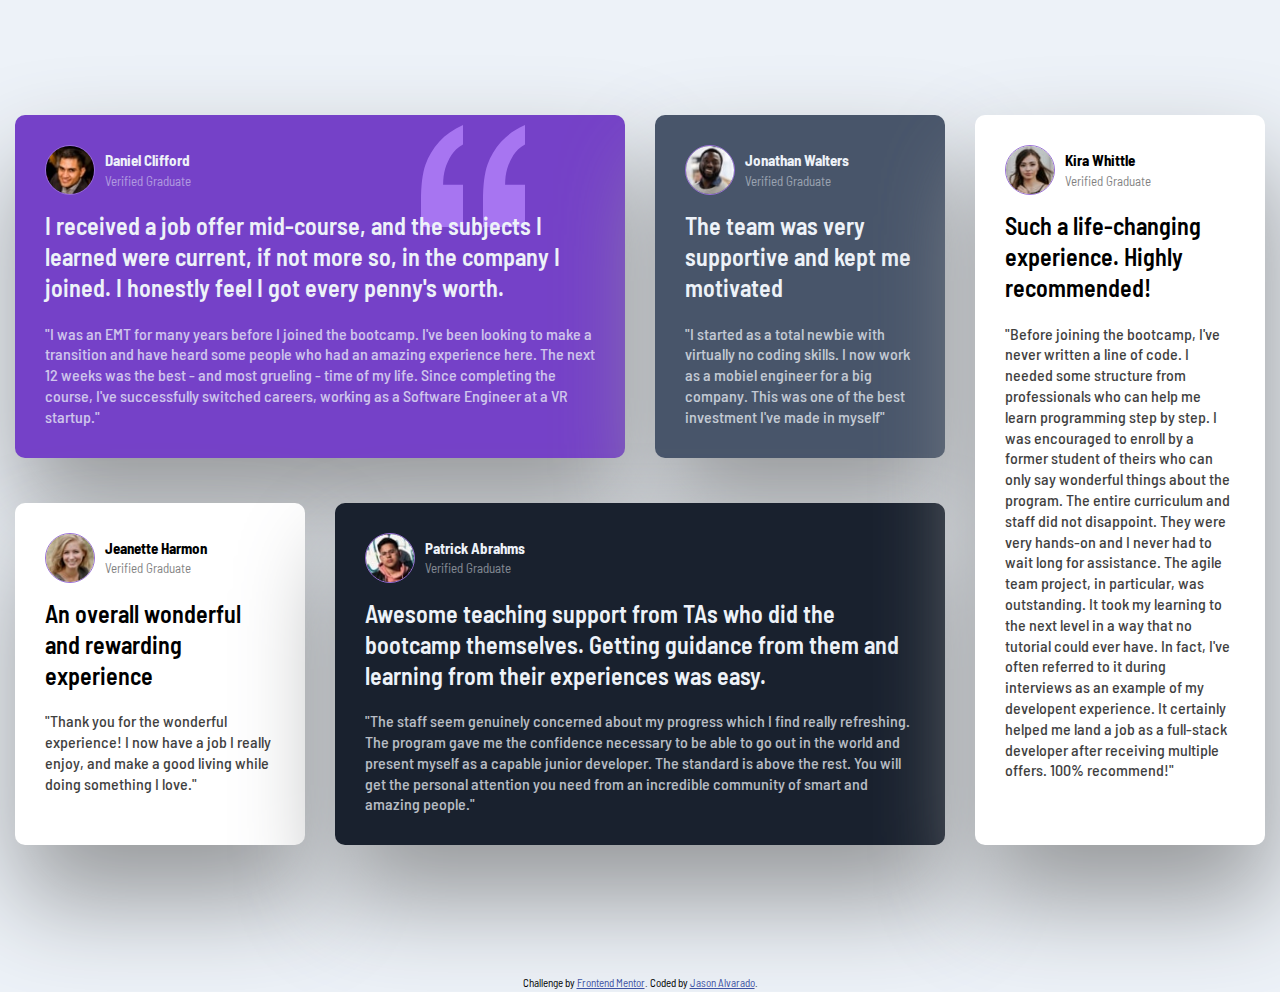
<file: index.html>
<!DOCTYPE html>
<html lang="en">
  <head>
    <meta charset="UTF-8" />
    <meta name="viewport" content="width=device-width, initial-scale=1.0" />
    <!-- displays site properly based on user's device -->

    <link
      rel="icon"
      type="image/png"
      sizes="32x32"
      href="./images/favicon-32x32.png"
    />
    <link rel="stylesheet" href="styles.css" />
    <title>Frontend Mentor | [Testimonials grid section]</title>
  </head>
  <body>
    <!-- GRID CONTAINER -->
    <div class="testmionials">
      <!--     DANIEL -->
      <div class="card purple-bg">
        <!-- FLEXBOX NAME & TITLE SECTION -->
        <header class="card-header">
          <img src="images/image-daniel.jpg" class="card-image" alt="" />
          <div>
            <h3>Daniel Clifford</h3>
            <p>Verified Graduate</p>
          </div>
        </header>
        <!--         CARD TEXT SECTION -->
        <p class="card-message">
          I received a job offer mid-course, and the subjects I learned were
          current, if not more so, in the company I joined. I honestly feel I
          got every penny's worth.
        </p>
        <p class="card-quote">
          "I was an EMT for many years before I joined the bootcamp. I've been
          looking to make a transition and have heard some people who had an
          amazing experience here. The next 12 weeks was the best - and most
          grueling - time of my life. Since completing the course, I've
          successfully switched careers, working as a Software Engineer at a VR
          startup."
        </p>
      </div>
      <!--   END CARD -->

      <!--     JONATHAN -->
      <div class="card gray-blue-bg">
        <!-- FLEXBOX NAME & TITLE SECTION -->
        <header class="card-header">
          <img src="images/image-jonathan.jpg" class="card-image" alt="" />
          <div>
            <h3>Jonathan Walters</h3>
            <p>Verified Graduate</p>
          </div>
        </header>
        <!--         CARD TEXT SECTION -->
        <p class="card-message">
          The team was very supportive and kept me motivated
        </p>
        <p class="card-quote">
          "I started as a total newbie with virtually no coding skills. I now
          work as a mobiel engineer for a big company. This was one of the best
          investment I've made in myself"
        </p>
      </div>
      <!--   END CARD -->

      <!--     JEANETTE -->
      <div class="card">
        <header class="card-header">
          <!-- FLEXBOX NAME & TITLE SECTION -->
          <img src="images/image-jeanette.jpg" class="card-image" alt="" />
          <div>
            <h3>Jeanette Harmon</h3>
            <p>Verified Graduate</p>
          </div>
        </header>
        <!--         CARD TEXT SECTION -->
        <p class="card-message">
          An overall wonderful and rewarding experience
        </p>
        <p class="card-quote">
          "Thank you for the wonderful experience! I now have a job I really
          enjoy, and make a good living while doing something I love."
        </p>
      </div>
      <!--   END CARD -->

      <!--     PATRICK -->
      <div class="card black-blue-bg">
        <header class="card-header">
          <!-- FLEXBOX NAME & TITLE SECTION -->
          <img src="images/image-patrick.jpg" class="card-image" alt="" />
          <div>
            <h3>Patrick Abrahms</h3>
            <p>Verified Graduate</p>
          </div>
        </header>
        <!--         CARD TEXT SECTION -->
        <p class="card-message">
          Awesome teaching support from TAs who did the bootcamp themselves.
          Getting guidance from them and learning from their experiences was
          easy.
        </p>
        <p class="card-quote">
          "The staff seem genuinely concerned about my progress which I find
          really refreshing. The program gave me the confidence necessary to be
          able to go out in the world and present myself as a capable junior
          developer. The standard is above the rest. You will get the personal
          attention you need from an incredible community of smart and amazing
          people."
        </p>
      </div>
      <!--   END CARD -->

      <!--     KIRA -->
      <div class="card">
        <header class="card-header">
          <!-- FLEXBOX NAME & TITLE SECTION -->
          <img src="images/image-kira.jpg" class="card-image" alt="" />
          <div>
            <h3>Kira Whittle</h3>
            <p>Verified Graduate</p>
          </div>
        </header>
        <!--         CARD TEXT SECTION -->
        <p class="card-message">
          Such a life-changing experience. Highly recommended!
        </p>
        <p class="card-quote">
          "Before joining the bootcamp, I've never written a line of code. I
          needed some structure from professionals who can help me learn
          programming step by step. I was encouraged to enroll by a former
          student of theirs who can only say wonderful things about the program.
          The entire curriculum and staff did not disappoint. They were very
          hands-on and I never had to wait long for assistance. The agile team
          project, in particular, was outstanding. It took my learning to the
          next level in a way that no tutorial could ever have. In fact, I've
          often referred to it during interviews as an example of my developent
          experience. It certainly helped me land a job as a full-stack
          developer after receiving multiple offers. 100% recommend!"
        </p>
      </div>
      <!--   END CARD -->
    </div>
    <!--     FOOTER -->
    <footer>
      <div class="attribution">
        Challenge by
        <a href="https://www.frontendmentor.io?ref=challenge" target="_blank"
          >Frontend Mentor</a
        >. Coded by <a href="#">Jason Alvarado</a>.
      </div>
    </footer>
  </body>
</html>
</file>
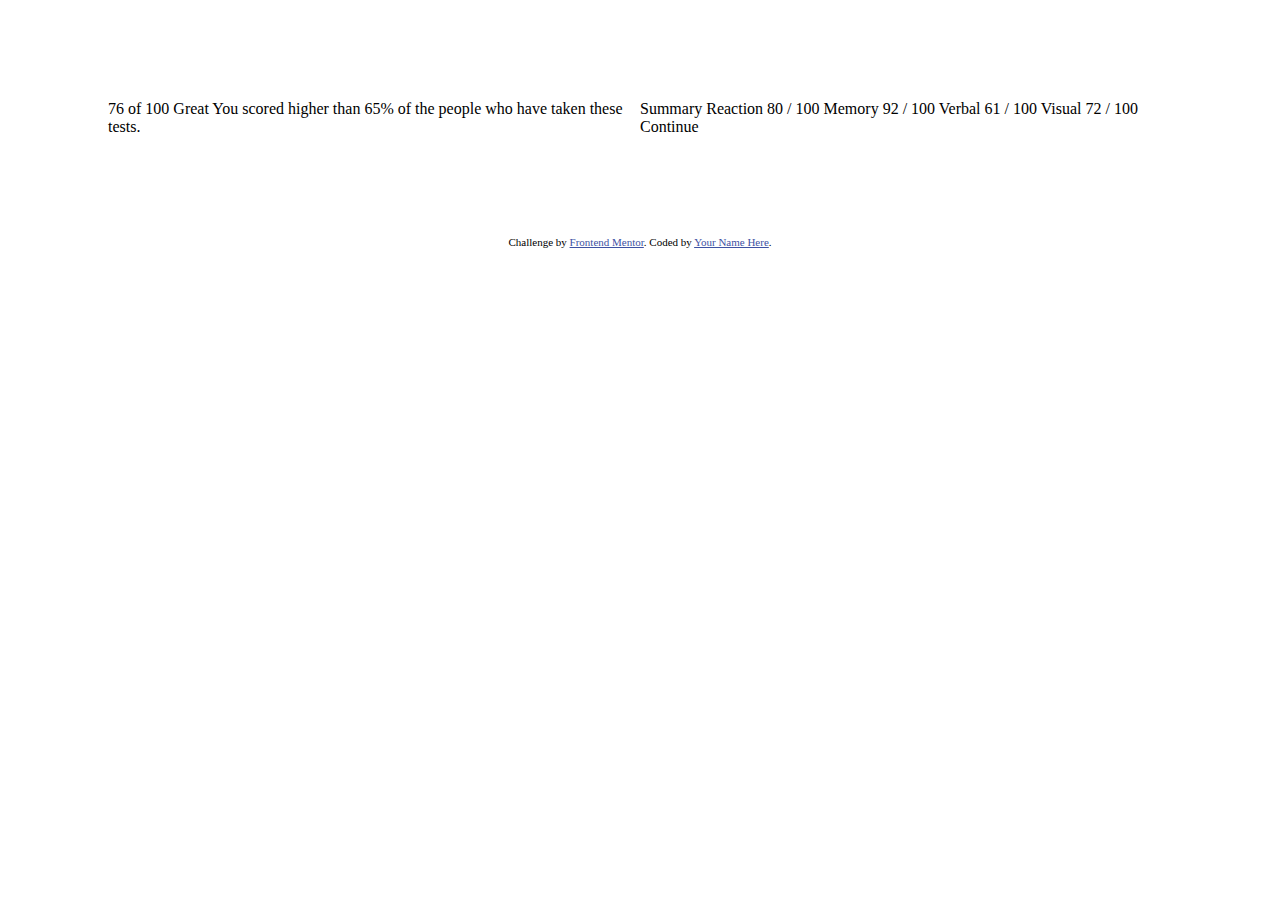
<file: results-summary-component/index.html>
<!DOCTYPE html>
<html lang="en">
  <head>
    <meta charset="UTF-8" />
    <meta name="viewport" content="width=device-width, initial-scale=1.0" />
    <!-- displays site properly based on user's device -->

    <link
      rel="icon"
      type="image/png"
      sizes="32x32"
      href="./assets/images/favicon-32x32.png"
    />
    <link rel="stylesheet" href="styles.css" />
    <title>Frontend Mentor | Results summary component</title>

    <!-- Feel free to remove these styles or customise in your own stylesheet 👍 -->
    <style>
      .attribution {
        font-size: 11px;
        text-align: center;
      }
      .attribution a {
        color: hsl(228, 45%, 44%);
      }
    </style>
  </head>
  <body>
    <div class="container">
      <div class="card-2">
        76 of 100 Great You scored higher than 65% of the people who have taken
        these tests.
      </div>
      <div class="card-2">
        Summary Reaction 80 / 100 Memory 92 / 100 Verbal 61 / 100 Visual 72 /
        100 Continue
      </div>
    </div>

    <div class="attribution">
      Challenge by
      <a href="https://www.frontendmentor.io?ref=challenge" target="_blank"
        >Frontend Mentor</a
      >. Coded by <a href="#">Your Name Here</a>.
    </div>
  </body>
</html>
</file>
<file: styles.css>
@import url("https://fonts.googleapis.com/css2?family=Barlow+Semi+Condensed:wght@200;300;400;700&display=swap");

* {
  box-sizing: border-box;
  margin: 0;
  padding: 0;
}

body {
  background: #edf2f8;
  font-family: "Barlow Semi Condensed", sans-serif;
  font-size: 13px;
  line-height: 1.5;
}
/* GRID  CONTAINER  */
.testmionials {
  max-width: 1440px;
  margin: 100px auto;
  padding: 15px;
  display: grid;
  grid-template-columns: repeat(4, 1fr);
  /*   5 line columns but 4 total span  */
  gap: 30px;
  /*shorthand version of grid-column/row gap */
}

.card {
  background: #fff;
  border-radius: 10px;
  padding: 30px;
  box-shadow: rgb(151, 153, 155) 5px 53px 100px 2px;
  margin-bottom: 15px;
}

/* FLEX CONTAINER */
.card-header {
  display: flex;
  align-items: center;
  margin-bottom: 15px;
}

/* CARD LOGO */
.card-image {
  height: 50px;
  width: 50px;
  border-radius: 50%;
  border: 1.7px solid #996ed9;
  margin-right: 10px;
}

.card-header h3 {
  font-size: 15px;
}

.card-header p {
  opacity: 50%;
}

.card-message {
  font-size: 1.5rem;
  font-weight: 600;
  line-height: 1.3;
  margin-bottom: 20px;
}

.card-quote {
  font-size: 16px;
  font-weight: 500;
  opacity: 75%;
  line-height: 1.3;
}

/* COLORED CELLS  */
.purple-bg {
  background: hsl(263, 55%, 52%);
  color: #edf2f8;
  background-repeat: no-repeat;
  background-position: top 10px right 100px;
  background-image: url(/images/bg-pattern-quotation.svg);
}

.gray-blue-bg {
  background-color: hsl(217, 19%, 35%);
  color: #edf2f8;
}

.black-blue-bg {
  background-color: hsl(219, 29%, 14%);
  color: #edf2f8;
}

/* CHILD SELECTOR VIA NTH */

.card:nth-of-type(1) {
  grid-column: 1 / 3;
}

.card:nth-of-type(4) {
  grid-column: 2 / 4;
  grid-row: 2;
}

.card:nth-of-type(5) {
  grid-column: 4;
  grid-row: 1 / 3;
}

/* function that takes in a parameter ex max-width:  */
@media (max-width: 768px) {
  .testmionials {
    grid-template-columns: 1fr;
    width: 100%;
  }

  .card:nth-of-type(1) {
    grid-column: 1;
  }

  .card:nth-of-type(4) {
    grid-column: 1;
    grid-row: 4;
  }

  .card:nth-of-type(5) {
    grid-column: 1;
    grid-row: 5;
  }
}

.attribution {
  font-size: 11px;
  text-align: center;
}
.attribution a {
  color: hsl(228, 45%, 44%);
}
</file>
<file: results-summary-component/styles.css>
.container {
  display: grid;
  grid-template-columns: repeat(2, 1fr);
  background-color: #fff;
  box-shadow: #9b9898;

  margin: 100px 100px;
}
</file>
